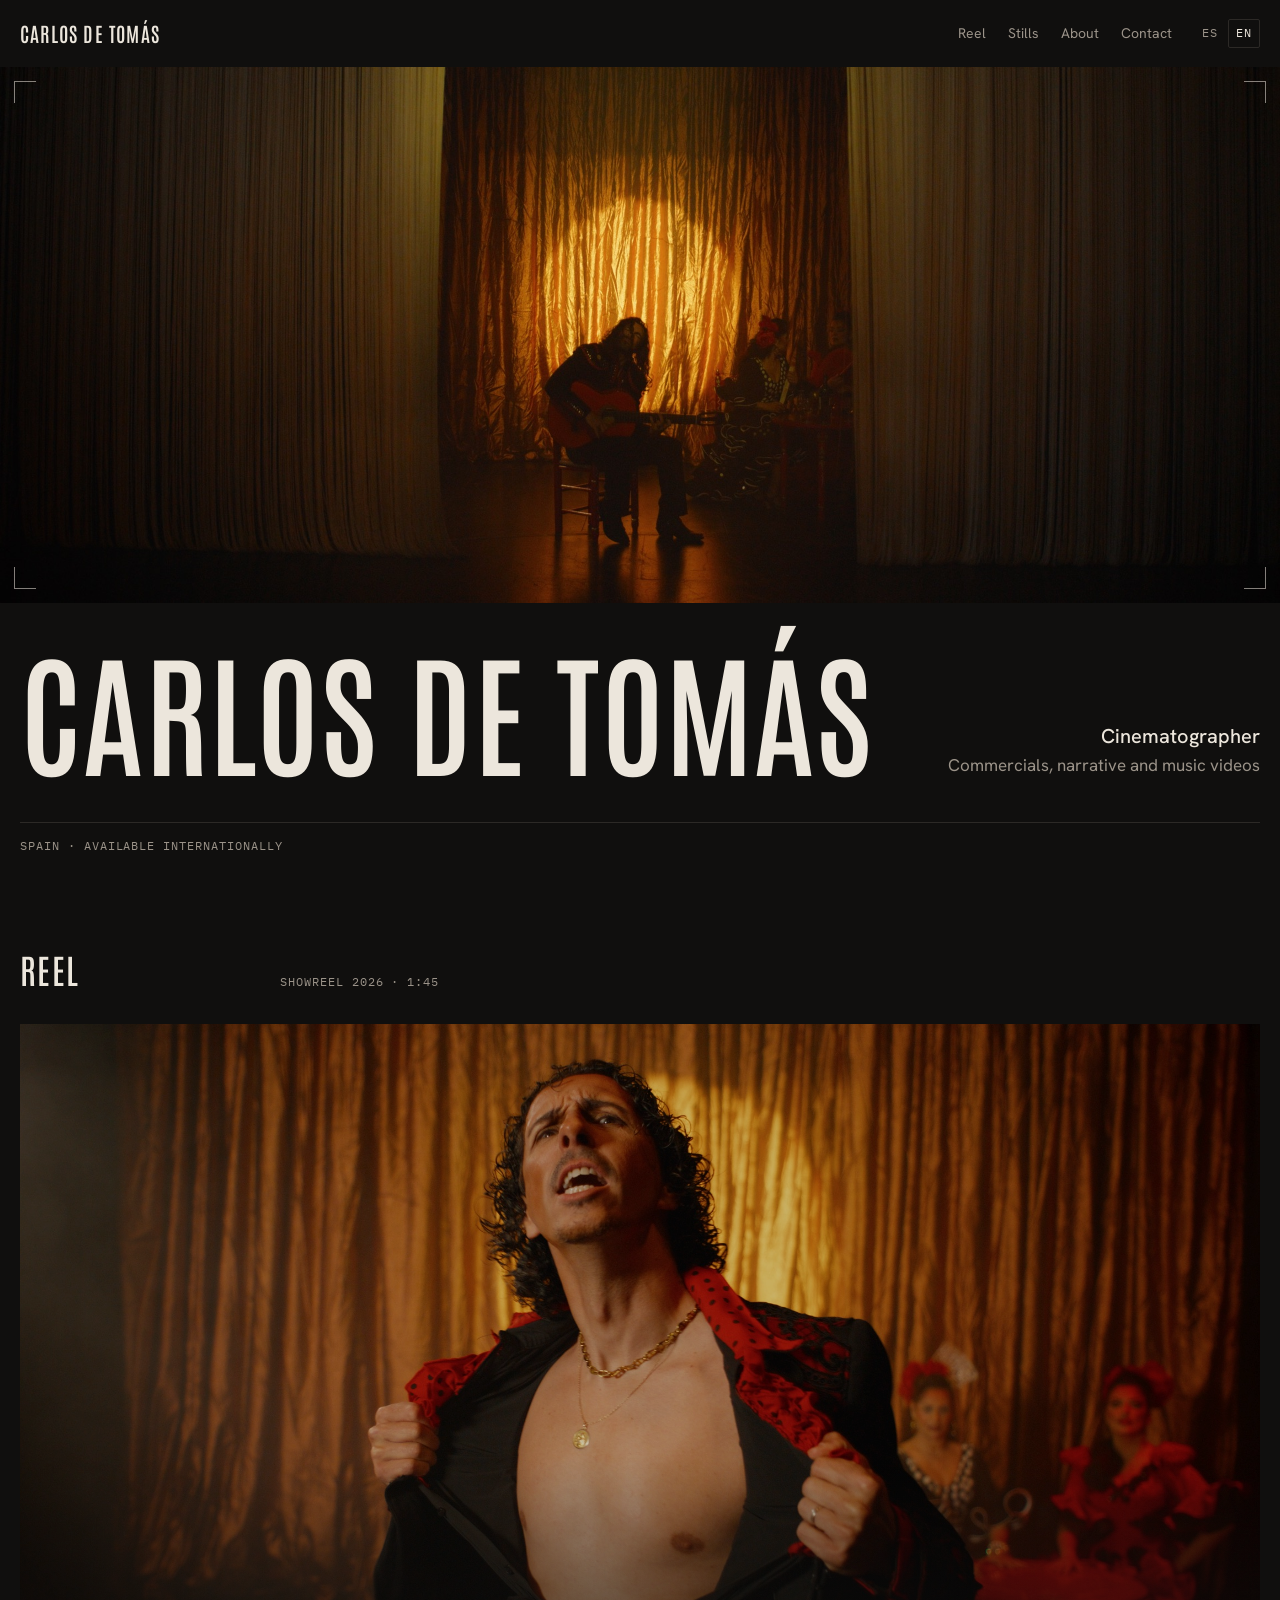
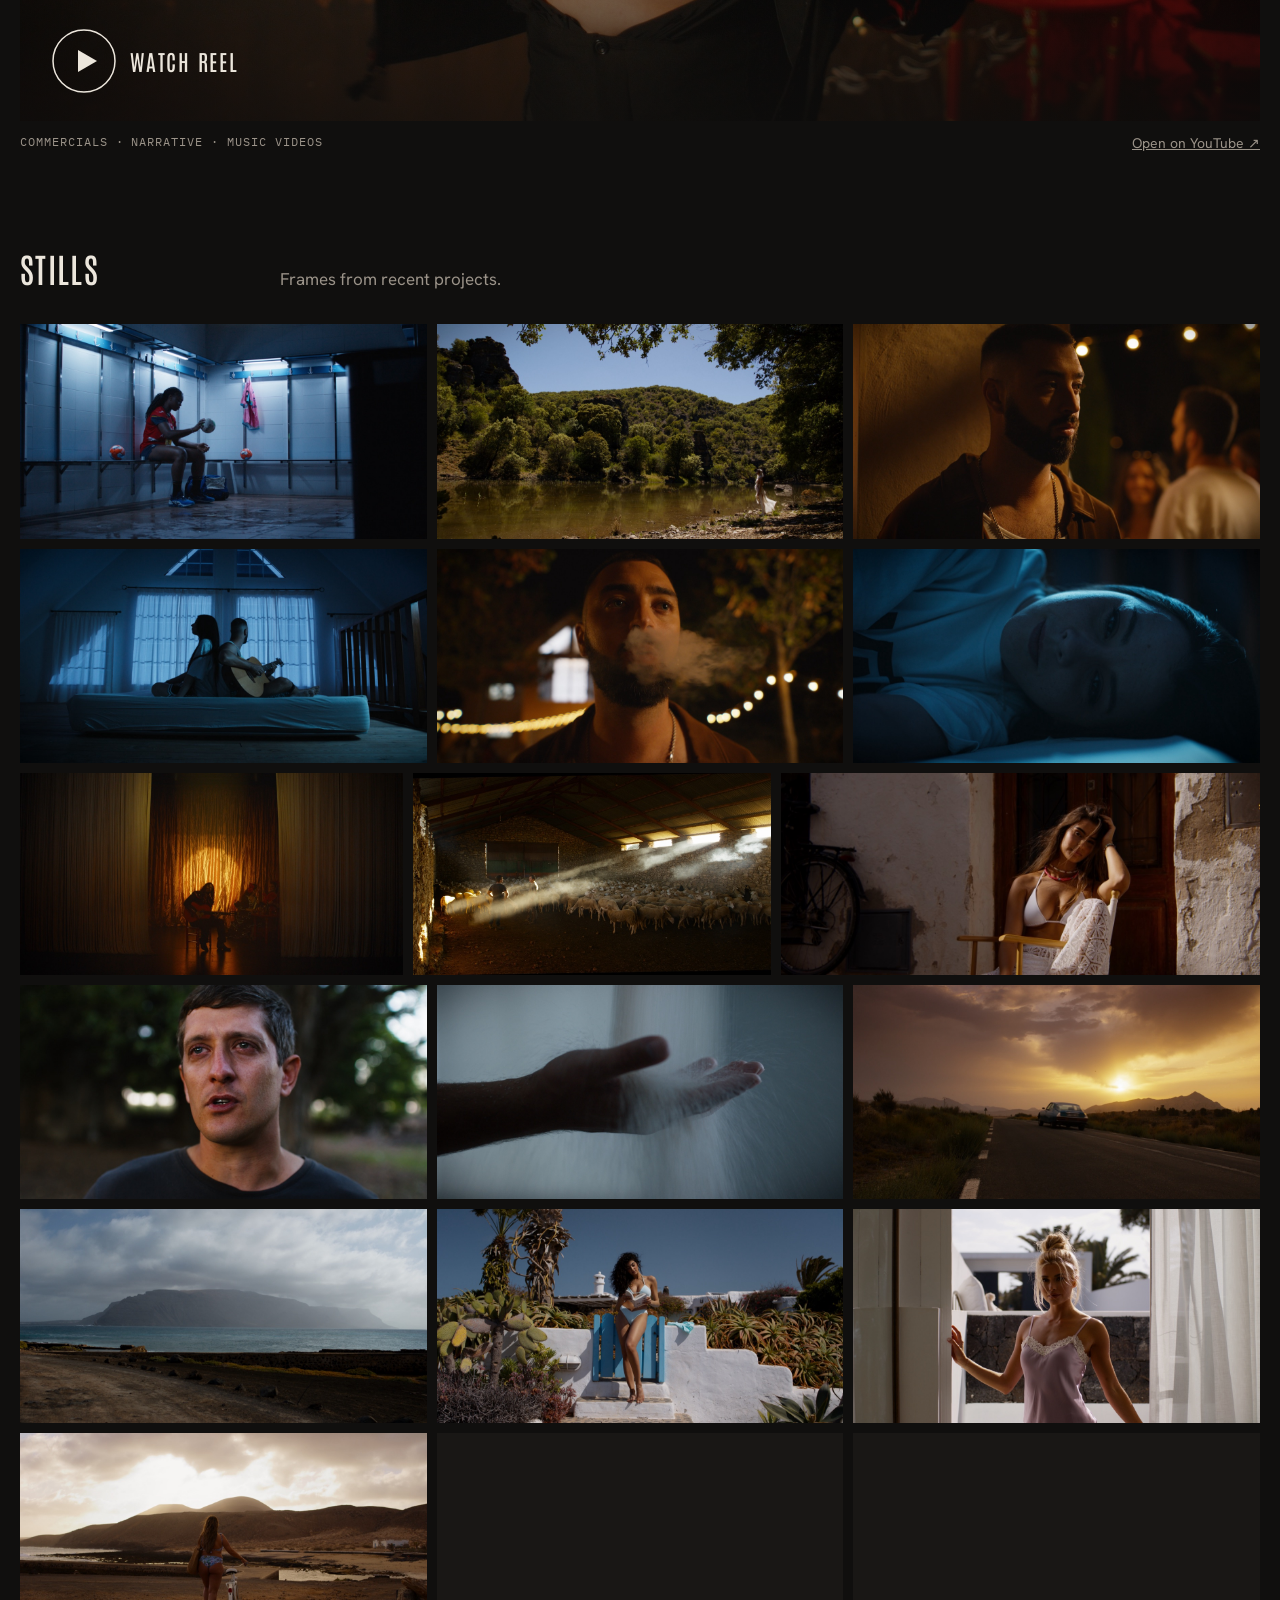
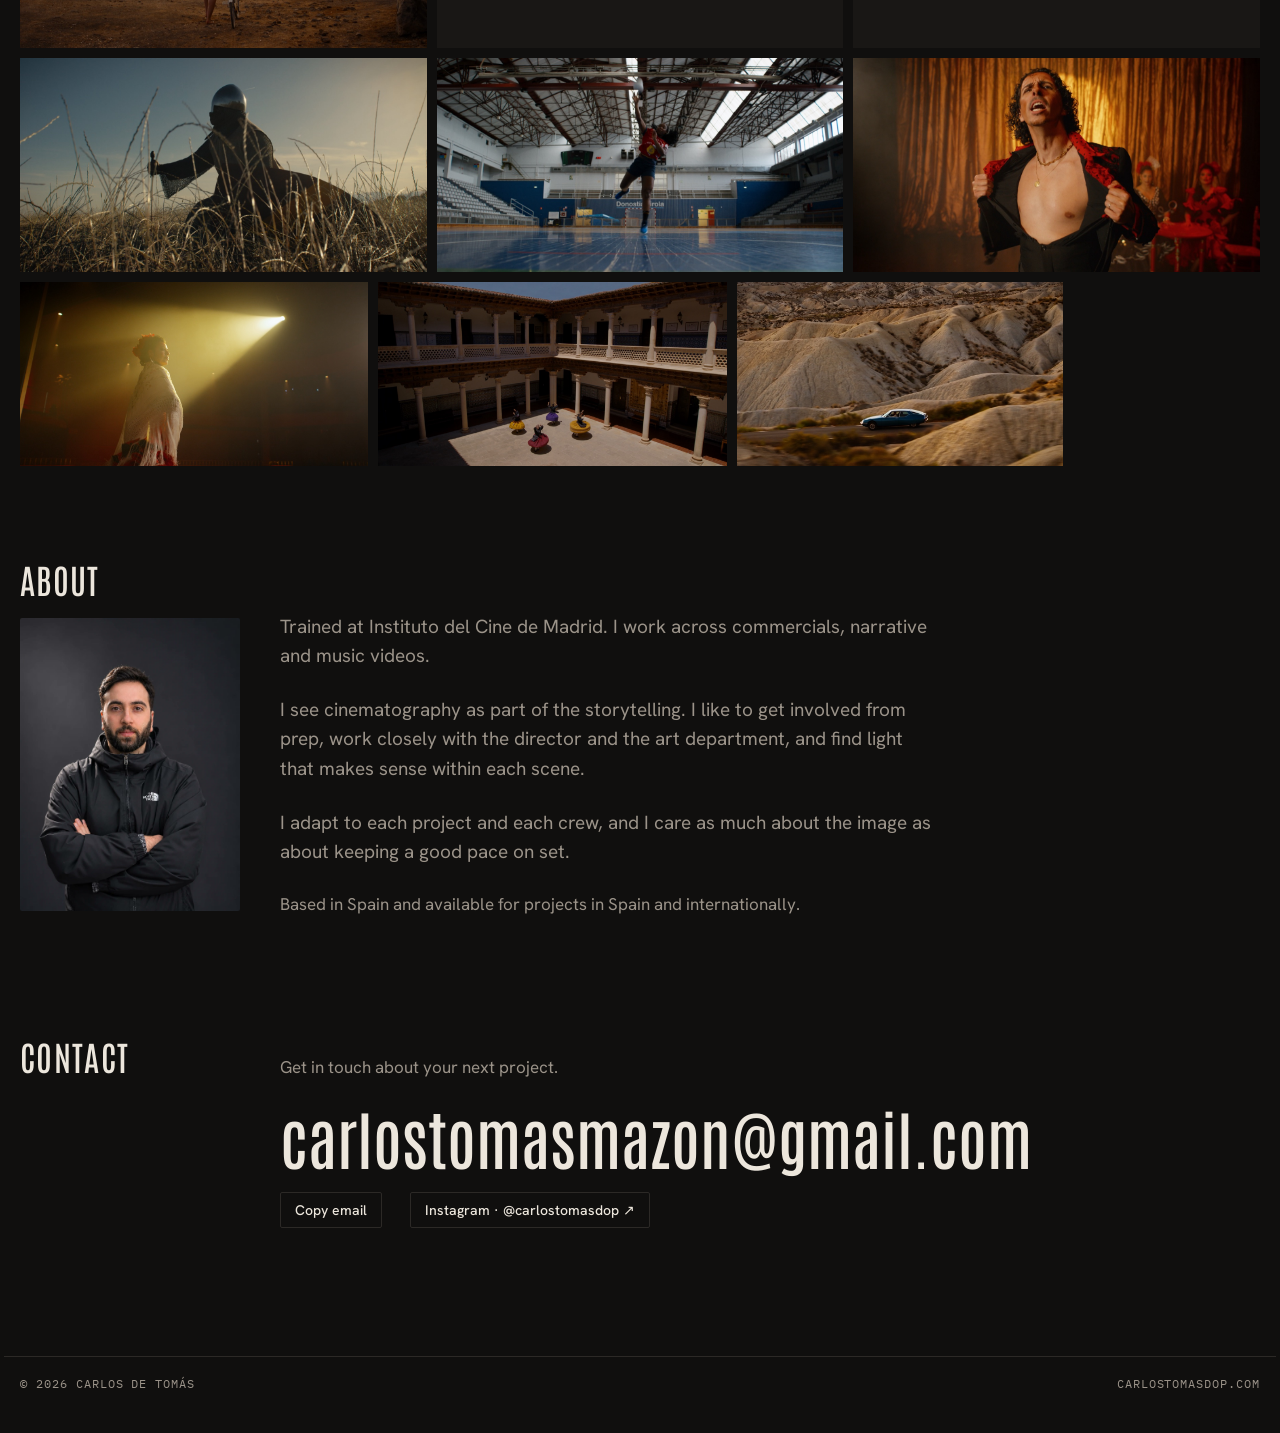
<file: index.html>
<!doctype html>
<html lang="es">
<head>
<meta charset="utf-8">
<meta name="viewport" content="width=device-width, initial-scale=1, viewport-fit=cover">
<title>Carlos de Tomás · Director de fotografía</title>
<meta name="description" content="Carlos de Tomás, director de fotografía en España. Publicidad, ficción y videoclip. Disponible para proyectos en España y en el extranjero.">
<link rel="canonical" href="https://carlostomasdop.com/">
<link rel="alternate" hreflang="es" href="https://carlostomasdop.com/">
<link rel="alternate" hreflang="en" href="https://carlostomasdop.com/en/">
<link rel="alternate" hreflang="x-default" href="https://carlostomasdop.com/">
<meta property="og:type" content="website">
<meta property="og:locale" content="es_ES">
<meta property="og:locale:alternate" content="en_GB">
<meta property="og:title" content="Carlos de Tomás · Director de fotografía">
<meta property="og:description" content="Publicidad, ficción y videoclip. Director de fotografía en España.">
<meta property="og:url" content="https://carlostomasdop.com/">
<meta property="og:image" content="https://carlostomasdop.com/assets/portada.jpg">
<meta name="twitter:card" content="summary_large_image">
<link rel="icon" href="data:image/svg+xml,%3Csvg xmlns='http://www.w3.org/2000/svg' viewBox='0 0 32 32'%3E%3Crect width='32' height='32' fill='%23100f0e'/%3E%3Cpath d='M5 11V5h6M21 5h6v6M27 21v6h-6M11 27H5v-6' fill='none' stroke='%23d9a35b' stroke-width='2'/%3E%3C/svg%3E">
<script>
// Visitantes cuyo navegador no está en español (o que eligieron EN antes) van a /en/. Los buscadores se quedan aquí.
(function () {
  try {
    if (/bot|crawl|spider|slurp|facebookexternalhit|whatsapp|preview/i.test(navigator.userAgent)) return;
    var saved = localStorage.getItem("lang");
    var browser = (navigator.language || "es").toLowerCase();
    if (saved === "en" || (!saved && browser.indexOf("es") !== 0)) location.replace("/en/" + location.hash);
  } catch (e) {}
})();
</script>
<link rel="preconnect" href="https://fonts.googleapis.com">
<link rel="preconnect" href="https://fonts.gstatic.com" crossorigin>
<link rel="stylesheet" href="https://fonts.googleapis.com/css2?family=Antonio:wght@500;600&family=Hanken+Grotesk:wght@400;500;600&family=IBM+Plex+Mono:wght@400;500&display=swap">
<link rel="stylesheet" href="/assets/site.css">
<script type="application/ld+json">
{
  "@context": "https://schema.org",
  "@type": "Person",
  "name": "Carlos de Tomás",
  "jobTitle": "Director de fotografía",
  "url": "https://carlostomasdop.com/",
  "image": "https://carlostomasdop.com/assets/carlos.jpg",
  "alumniOf": "Instituto del Cine de Madrid",
  "address": { "@type": "PostalAddress", "addressCountry": "ES" },
  "sameAs": ["https://www.instagram.com/carlostomasdop/", "https://www.youtube.com/watch?v=Uw_nsOB_RGY"]
}
</script>
</head>
<body>
<header class="wrap top">
  <a class="mark" href="#inicio">Carlos de Tomás</a>
  <nav class="nav" aria-label="Secciones">
    <a href="#reel">Reel</a>
    <a href="#fotogramas">Fotogramas</a>
    <a href="#sobre-mi">Sobre mí</a>
    <a href="#contacto">Contacto</a>
    <div class="lang" role="group" aria-label="Idioma / Language">
      <a href="/" hreflang="es" lang="es" aria-current="true">ES</a>
      <a href="/en/" hreflang="en" lang="en">EN</a>
    </div>
  </nav>
</header>

<main id="inicio">
  <section class="hero" aria-label="Carlos de Tomás">
    <div class="screen">
      <video id="loop" src="/assets/portada.mp4" poster="/assets/portada.jpg" autoplay muted loop playsinline preload="auto" aria-hidden="true"></video>
      <div class="framelines" aria-hidden="true"><i></i><i></i><i></i><i></i></div>
    </div>
    <div class="wrap">
      <div class="hero-meta">
        <h1 class="name">Carlos de Tomás</h1>
        <div class="role">
          <p class="title">Director de fotografía</p>
          <p class="sub">Publicidad, ficción y videoclip</p>
        </div>
      </div>
      <div class="spec label">
        <span>España · disponible internacionalmente</span>
      </div>
    </div>
  </section>

  <section class="block" id="reel">
    <div class="wrap">
      <div class="block-head">
        <h2>Reel</h2>
        <p class="label">Showreel 2026 · 1:45</p>
      </div>
      <a class="reel" id="reel-player" href="https://www.youtube.com/watch?v=Uw_nsOB_RGY" target="_blank" rel="noopener">
        <img src="/assets/f2109-1200.jpg" srcset="/assets/f2109-1200.jpg 1200w, /assets/f2109.jpg 2400w" sizes="(max-width: 1272px) 100vw, 1240px" alt="" width="2400" height="1265">
        <span class="play">
          <svg viewBox="0 0 64 64" aria-hidden="true"><circle cx="32" cy="32" r="31" fill="none" stroke="currentColor" stroke-width="1.5"/><path d="M26 21 L45 32 L26 43 Z" fill="currentColor"/></svg>
          <span>Ver reel</span>
        </span>
      </a>
      <div class="reel-foot">
        <span class="label">Publicidad · Ficción · Videoclip</span>
        <a href="https://www.youtube.com/watch?v=Uw_nsOB_RGY" target="_blank" rel="noopener">Abrir en YouTube ↗</a>
      </div>
    </div>
  </section>

  <section class="block" id="fotogramas">
    <div class="wrap">
      <div class="block-head">
        <h2>Fotogramas</h2>
        <p>Fotogramas de proyectos recientes.</p>
      </div>
      <div class="grid" id="grid">
        <figure class="still" style="--r:1.897" data-full="/assets/m0017.jpg">
          <button type="button"><img src="/assets/m0017-1200.jpg" srcset="/assets/m0017-1200.jpg 1200w, /assets/m0017.jpg 2400w" sizes="(max-width: 760px) 100vw, 50vw" width="2400" height="1265" loading="lazy" decoding="async" alt="Jugadora sentada en un vestuario con luz fría"></button>
        </figure>
        <figure class="still" style="--r:1.897" data-full="/assets/m0296.jpg">
          <button type="button"><img src="/assets/m0296-1200.jpg" srcset="/assets/m0296-1200.jpg 1200w, /assets/m0296.jpg 2400w" sizes="(max-width: 760px) 100vw, 50vw" width="2400" height="1265" loading="lazy" decoding="async" alt="Río entre colinas arboladas"></button>
        </figure>
        <figure class="still" style="--r:1.897" data-full="/assets/m0320.jpg">
          <button type="button"><img src="/assets/m0320-1200.jpg" srcset="/assets/m0320-1200.jpg 1200w, /assets/m0320.jpg 2400w" sizes="(max-width: 760px) 100vw, 50vw" width="2400" height="1265" loading="lazy" decoding="async" alt="Retrato nocturno con luces de fiesta"></button>
        </figure>
        <figure class="still" style="--r:1.897" data-full="/assets/m0382.jpg">
          <button type="button"><img src="/assets/m0382-1200.jpg" srcset="/assets/m0382-1200.jpg 1200w, /assets/m0382.jpg 2400w" sizes="(max-width: 760px) 100vw, 50vw" width="2400" height="1265" loading="lazy" decoding="async" alt="Pareja en una buhardilla con luz de luna"></button>
        </figure>
        <figure class="still" style="--r:1.897" data-full="/assets/m0429.jpg">
          <button type="button"><img src="/assets/m0429-1200.jpg" srcset="/assets/m0429-1200.jpg 1200w, /assets/m0429.jpg 2400w" sizes="(max-width: 760px) 100vw, 50vw" width="2400" height="1265" loading="lazy" decoding="async" alt="Hombre exhalando humo bajo luces de feria"></button>
        </figure>
        <figure class="still" style="--r:1.897" data-full="/assets/m0521.jpg">
          <button type="button"><img src="/assets/m0521-1200.jpg" srcset="/assets/m0521-1200.jpg 1200w, /assets/m0521.jpg 2400w" sizes="(max-width: 760px) 100vw, 50vw" width="2400" height="1265" loading="lazy" decoding="async" alt="Mujer dormida en luz azul nocturna"></button>
        </figure>
        <figure class="still" style="--r:1.897" data-full="/assets/m0582.jpg">
          <button type="button"><img src="/assets/m0582-1200.jpg" srcset="/assets/m0582-1200.jpg 1200w, /assets/m0582.jpg 2400w" sizes="(max-width: 760px) 100vw, 50vw" width="2400" height="1265" loading="lazy" decoding="async" alt="Músico a contraluz en un escenario entre cortinas"></button>
        </figure>
        <figure class="still" style="--r:1.778" data-full="/assets/m0633.jpg">
          <button type="button"><img src="/assets/m0633-1200.jpg" srcset="/assets/m0633-1200.jpg 1200w, /assets/m0633.jpg 2400w" sizes="(max-width: 760px) 100vw, 50vw" width="2400" height="1350" loading="lazy" decoding="async" alt="Rayos de luz en un establo con ovejas"></button>
        </figure>
        <figure class="still" style="--r:2.372" data-full="/assets/m0812.jpg">
          <button type="button"><img src="/assets/m0812-1200.jpg" srcset="/assets/m0812-1200.jpg 1200w, /assets/m0812.jpg 2400w" sizes="(max-width: 760px) 100vw, 50vw" width="2400" height="1012" loading="lazy" decoding="async" alt="Mujer en el portal de una casa de pueblo"></button>
        </figure>
        <figure class="still" style="--r:1.897" data-full="/assets/m0693.jpg">
          <button type="button"><img src="/assets/m0693-1200.jpg" srcset="/assets/m0693-1200.jpg 1200w, /assets/m0693.jpg 2400w" sizes="(max-width: 760px) 100vw, 50vw" width="2400" height="1265" loading="lazy" decoding="async" alt="Primer plano de un hombre al atardecer"></button>
        </figure>
        <figure class="still" style="--r:1.897" data-full="/assets/m0919.jpg">
          <button type="button"><img src="/assets/m0919-1200.jpg" srcset="/assets/m0919-1200.jpg 1200w, /assets/m0919.jpg 2400w" sizes="(max-width: 760px) 100vw, 50vw" width="2400" height="1265" loading="lazy" decoding="async" alt="Arena cayendo de una mano"></button>
        </figure>
        <figure class="still" style="--r:1.897" data-full="/assets/m0976.jpg">
          <button type="button"><img src="/assets/m0976-1200.jpg" srcset="/assets/m0976-1200.jpg 1200w, /assets/m0976.jpg 2400w" sizes="(max-width: 760px) 100vw, 50vw" width="2400" height="1265" loading="lazy" decoding="async" alt="Coche en una carretera al atardecer"></button>
        </figure>
        <figure class="still" style="--r:1.897" data-full="/assets/m1215.jpg">
          <button type="button"><img src="/assets/m1215-1200.jpg" srcset="/assets/m1215-1200.jpg 1200w, /assets/m1215.jpg 2400w" sizes="(max-width: 760px) 100vw, 50vw" width="2400" height="1265" loading="lazy" decoding="async" alt="Isla bajo un cielo nublado"></button>
        </figure>
        <figure class="still" style="--r:1.897" data-full="/assets/m1267.jpg">
          <button type="button"><img src="/assets/m1267-1200.jpg" srcset="/assets/m1267-1200.jpg 1200w, /assets/m1267.jpg 2400w" sizes="(max-width: 760px) 100vw, 50vw" width="2400" height="1265" loading="lazy" decoding="async" alt="Mujer junto a una verja azul entre cactus"></button>
        </figure>
        <figure class="still" style="--r:1.897" data-full="/assets/m1378.jpg">
          <button type="button"><img src="/assets/m1378-1200.jpg" srcset="/assets/m1378-1200.jpg 1200w, /assets/m1378.jpg 2400w" sizes="(max-width: 760px) 100vw, 50vw" width="2400" height="1265" loading="lazy" decoding="async" alt="Mujer en la puerta de una casa blanca"></button>
        </figure>
        <figure class="still" style="--r:1.897" data-full="/assets/m1508.jpg">
          <button type="button"><img src="/assets/m1508-1200.jpg" srcset="/assets/m1508-1200.jpg 1200w, /assets/m1508.jpg 2400w" sizes="(max-width: 760px) 100vw, 50vw" width="2400" height="1265" loading="lazy" decoding="async" alt="Mujer con bicicleta al atardecer"></button>
        </figure>
        <figure class="still" style="--r:1.897" data-full="/assets/m1588.jpg">
          <button type="button"><img src="/assets/m1588-1200.jpg" srcset="/assets/m1588-1200.jpg 1200w, /assets/m1588.jpg 2400w" sizes="(max-width: 760px) 100vw, 50vw" width="2400" height="1265" loading="lazy" decoding="async" alt="Manos vendándose los dedos"></button>
        </figure>
        <figure class="still" style="--r:1.897" data-full="/assets/m1773.jpg">
          <button type="button"><img src="/assets/m1773-1200.jpg" srcset="/assets/m1773-1200.jpg 1200w, /assets/m1773.jpg 2400w" sizes="(max-width: 760px) 100vw, 50vw" width="2400" height="1265" loading="lazy" decoding="async" alt="Caballero empuñando una espada"></button>
        </figure>
        <figure class="still" style="--r:1.897" data-full="/assets/m1837.jpg">
          <button type="button"><img src="/assets/m1837-1200.jpg" srcset="/assets/m1837-1200.jpg 1200w, /assets/m1837.jpg 2400w" sizes="(max-width: 760px) 100vw, 50vw" width="2400" height="1265" loading="lazy" decoding="async" alt="Caballero en un campo de hierba alta"></button>
        </figure>
        <figure class="still" style="--r:1.897" data-full="/assets/m2007.jpg">
          <button type="button"><img src="/assets/m2007-1200.jpg" srcset="/assets/m2007-1200.jpg 1200w, /assets/m2007.jpg 2400w" sizes="(max-width: 760px) 100vw, 50vw" width="2400" height="1265" loading="lazy" decoding="async" alt="Jugadora saltando en un pabellón"></button>
        </figure>
        <figure class="still" style="--r:1.897" data-full="/assets/m2107.jpg">
          <button type="button"><img src="/assets/m2107-1200.jpg" srcset="/assets/m2107-1200.jpg 1200w, /assets/m2107.jpg 2400w" sizes="(max-width: 760px) 100vw, 50vw" width="2400" height="1265" loading="lazy" decoding="async" alt="Cantante abriéndose la camisa en un cabaret"></button>
        </figure>
        <figure class="still" style="--r:1.897" data-full="/assets/m2175.jpg">
          <button type="button"><img src="/assets/m2175-1200.jpg" srcset="/assets/m2175-1200.jpg 1200w, /assets/m2175.jpg 2400w" sizes="(max-width: 760px) 100vw, 50vw" width="2400" height="1265" loading="lazy" decoding="async" alt="Bailaora a contraluz bajo un foco"></button>
        </figure>
        <figure class="still" style="--r:1.897" data-full="/assets/m2210.jpg">
          <button type="button"><img src="/assets/m2210-1200.jpg" srcset="/assets/m2210-1200.jpg 1200w, /assets/m2210.jpg 2400w" sizes="(max-width: 760px) 100vw, 50vw" width="2400" height="1265" loading="lazy" decoding="async" alt="Patio con bailaoras visto desde arriba"></button>
        </figure>
        <figure class="still" style="--r:1.778" data-full="/assets/m2267.jpg">
          <button type="button"><img src="/assets/m2267-1200.jpg" srcset="/assets/m2267-1200.jpg 1200w, /assets/m2267.jpg 2400w" sizes="(max-width: 760px) 100vw, 50vw" width="2400" height="1350" loading="lazy" decoding="async" alt="Coche entre cárcavas, plano aéreo"></button>
        </figure>
      </div>
    </div>
  </section>

  <section class="block" id="sobre-mi">
    <div class="wrap">
      <div class="block-head about">
        <h2>Sobre mí</h2>
        <img class="portrait" src="/assets/carlos.jpg" alt="Carlos de Tomás" width="1086" height="1448" loading="lazy">
        <div class="about-text">
          <p>Formado en el Instituto del Cine de Madrid. Trabajo en publicidad, ficción y videoclip.</p>
          <p>Entiendo la fotografía como una parte más de la historia. Me gusta implicarme desde la preparación, trabajar de cerca con dirección y con el equipo de arte, y buscar una luz que tenga sentido dentro de cada escena.</p>
          <p>Me adapto a cada proyecto y a cada equipo, y cuido tanto la imagen como el ritmo de trabajo en el set.</p>
          <p class="muted">Trabajo desde España y estoy disponible para proyectos aquí y en el extranjero.</p>
        </div>
      </div>
    </div>
  </section>

  <section class="block" id="contacto">
    <div class="wrap">
      <div class="block-head">
        <h2>Contacto</h2>
        <div class="contact">
          <p class="muted">Escríbeme para hablar de tu próximo proyecto.</p>
          <a class="email" id="email" href="#contacto" data-user="carlostomasmazon" data-domain="gmail.com">carlostomasmazon [arroba] gmail.com</a>
          <div class="contact-row">
            <button type="button" class="btn" id="copy">Copiar email</button>
            <a class="btn" href="https://www.instagram.com/carlostomasdop/" target="_blank" rel="noopener">Instagram · @carlostomasdop ↗</a>
          </div>
        </div>
      </div>
    </div>
  </section>
</main>

<footer>
  <div class="wrap label">
    <span>© 2026 Carlos de Tomás</span>
    <span>carlostomasdop.com</span>
  </div>
</footer>

<div class="lightbox" id="lightbox" hidden role="dialog" aria-modal="true" aria-label="Fotograma">
  <div class="lb-bar">
    <span class="label" id="lb-info"></span>
    <button type="button" class="lb-btn" id="lb-close">Cerrar</button>
  </div>
  <div class="lb-stage"><img id="lb-img" alt=""></div>
  <div class="lb-nav">
    <button type="button" class="lb-btn" id="lb-prev">← Anterior</button>
    <button type="button" class="lb-btn" id="lb-next">Siguiente →</button>
  </div>
</div>

<script src="/assets/site.js" defer></script>
</body>
</html>
</file>
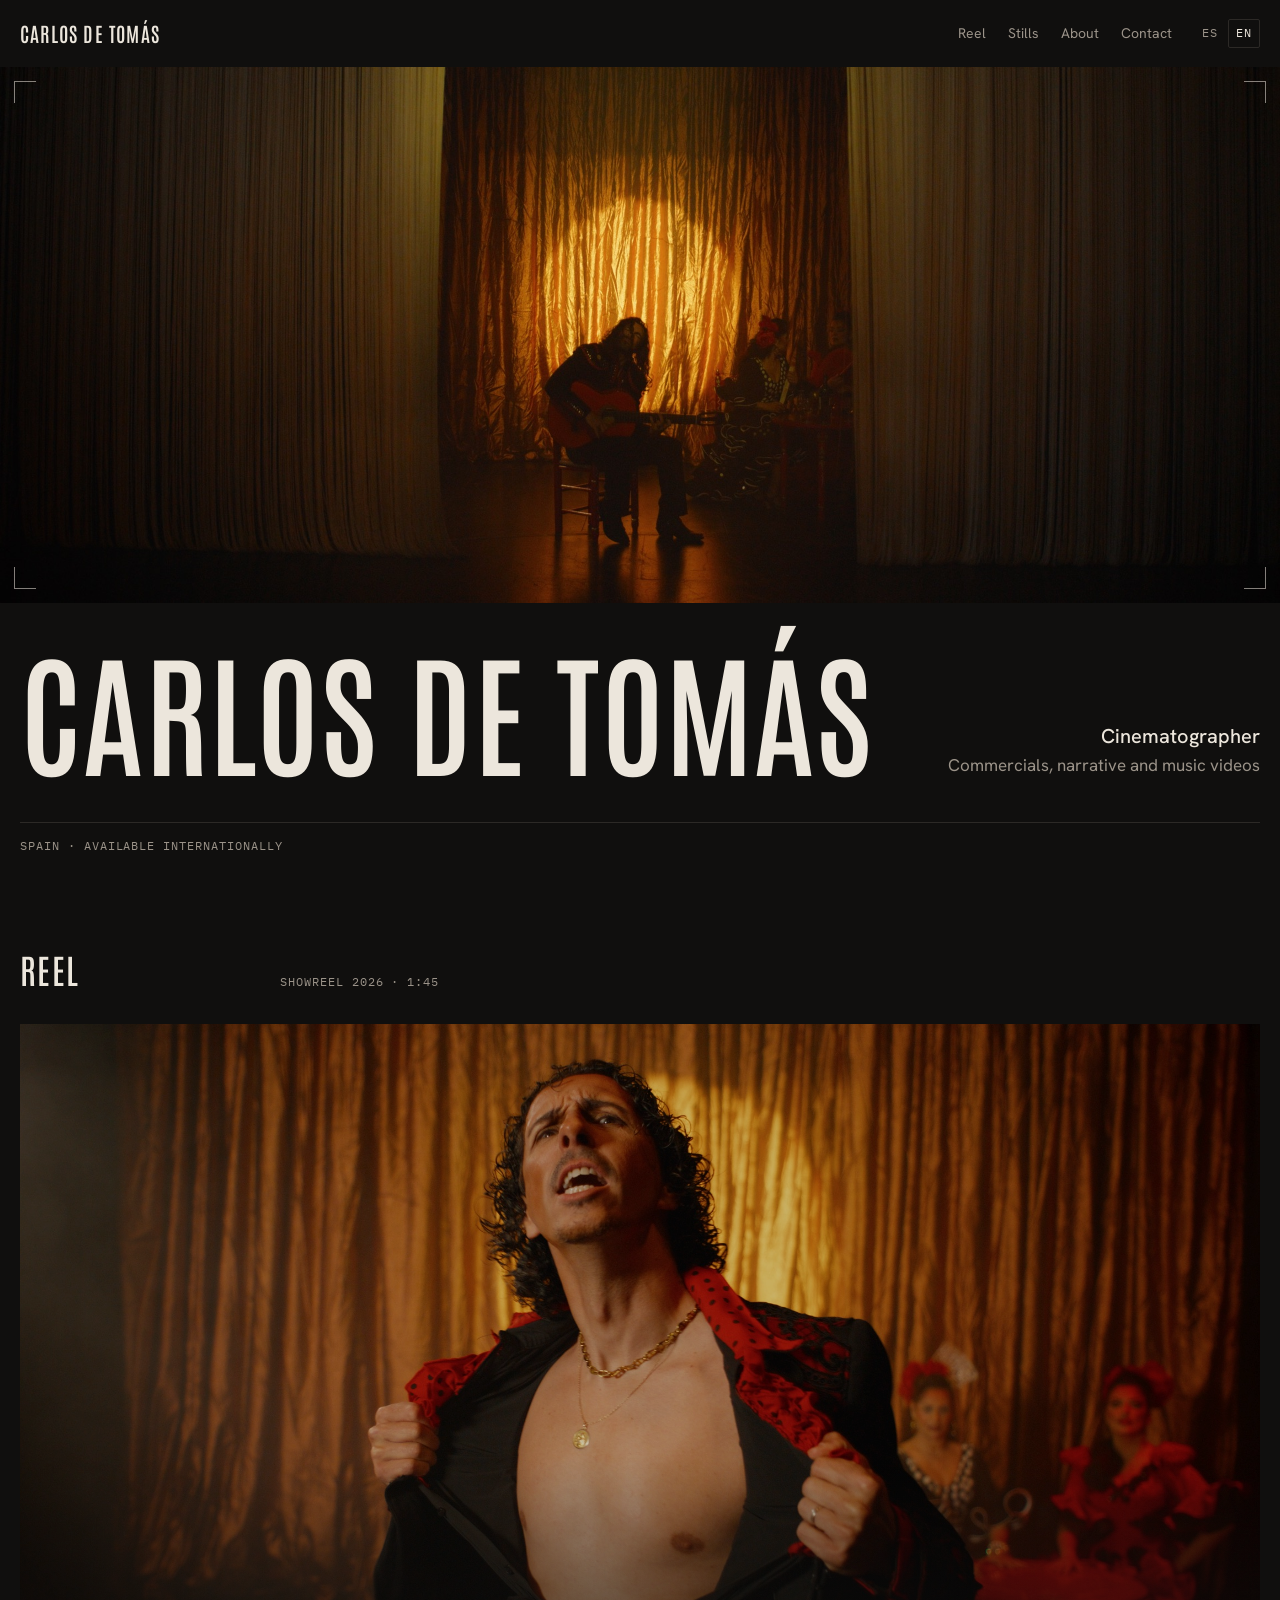
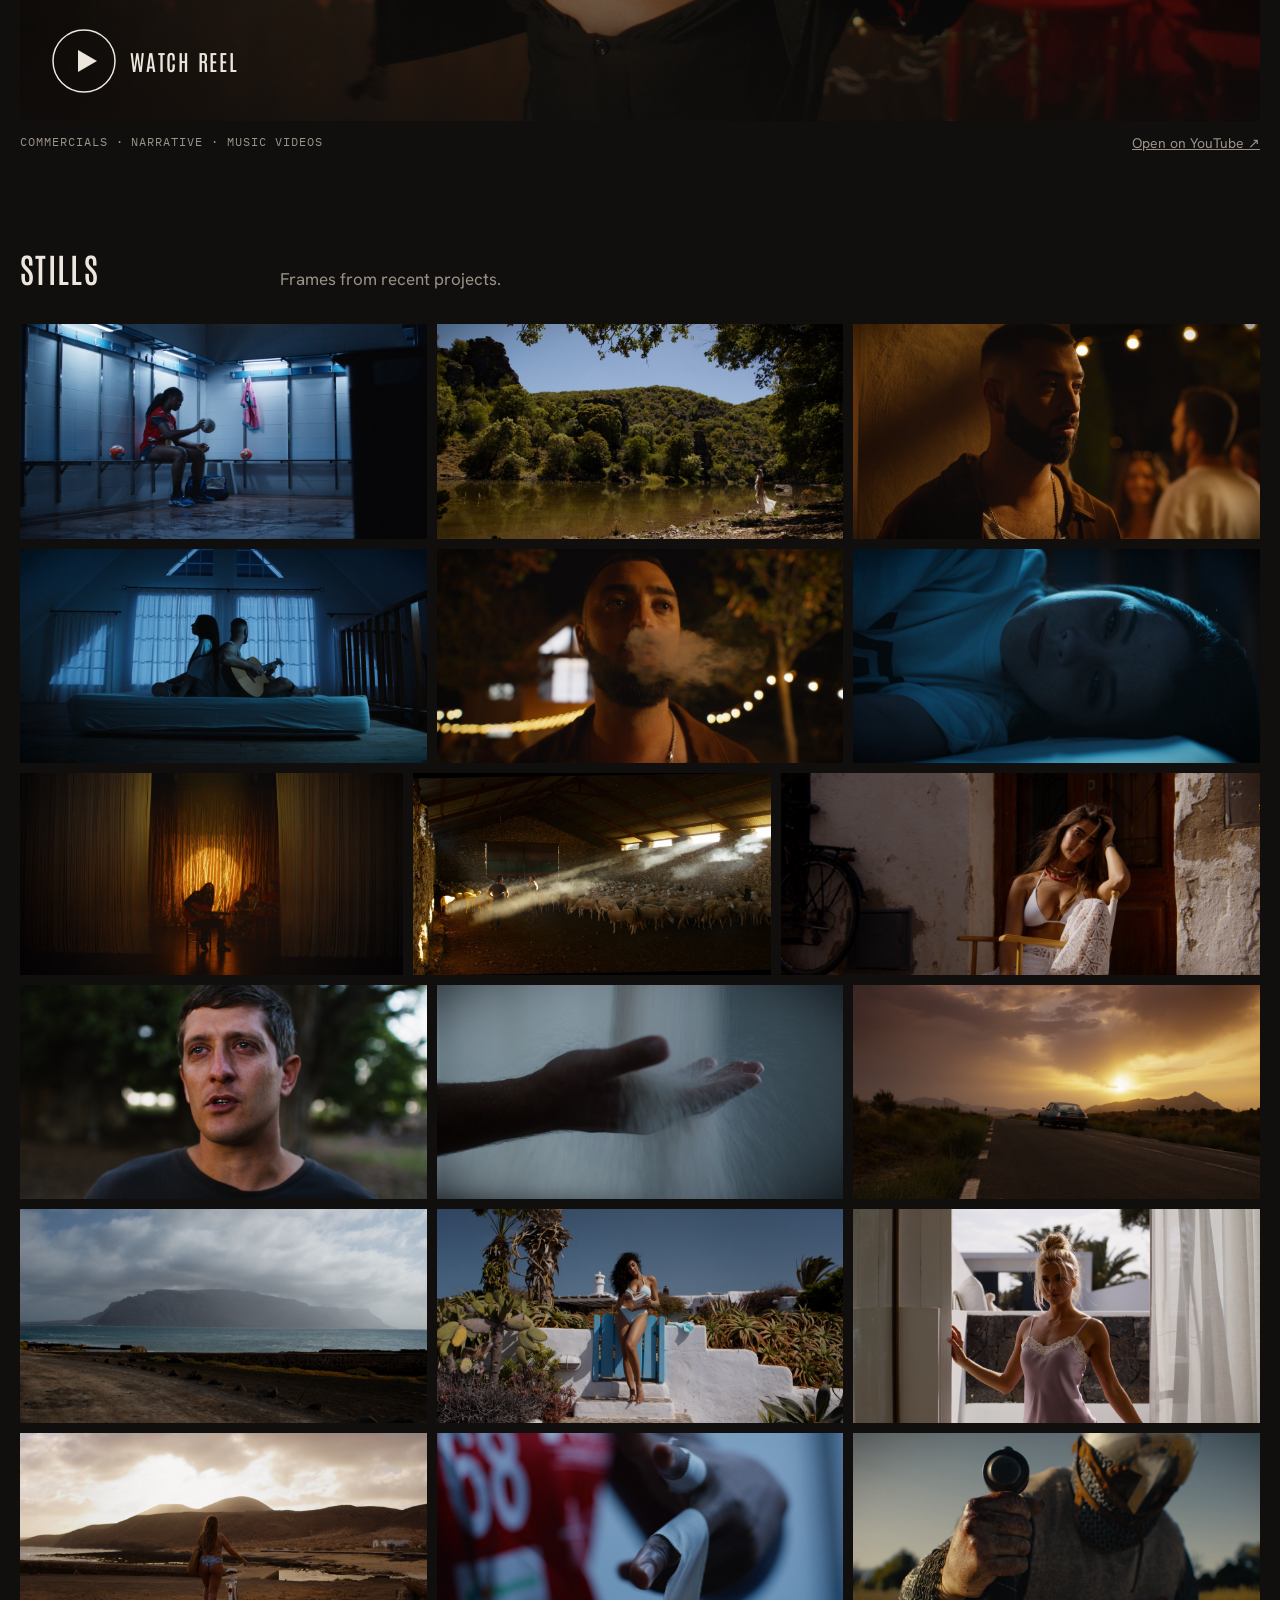
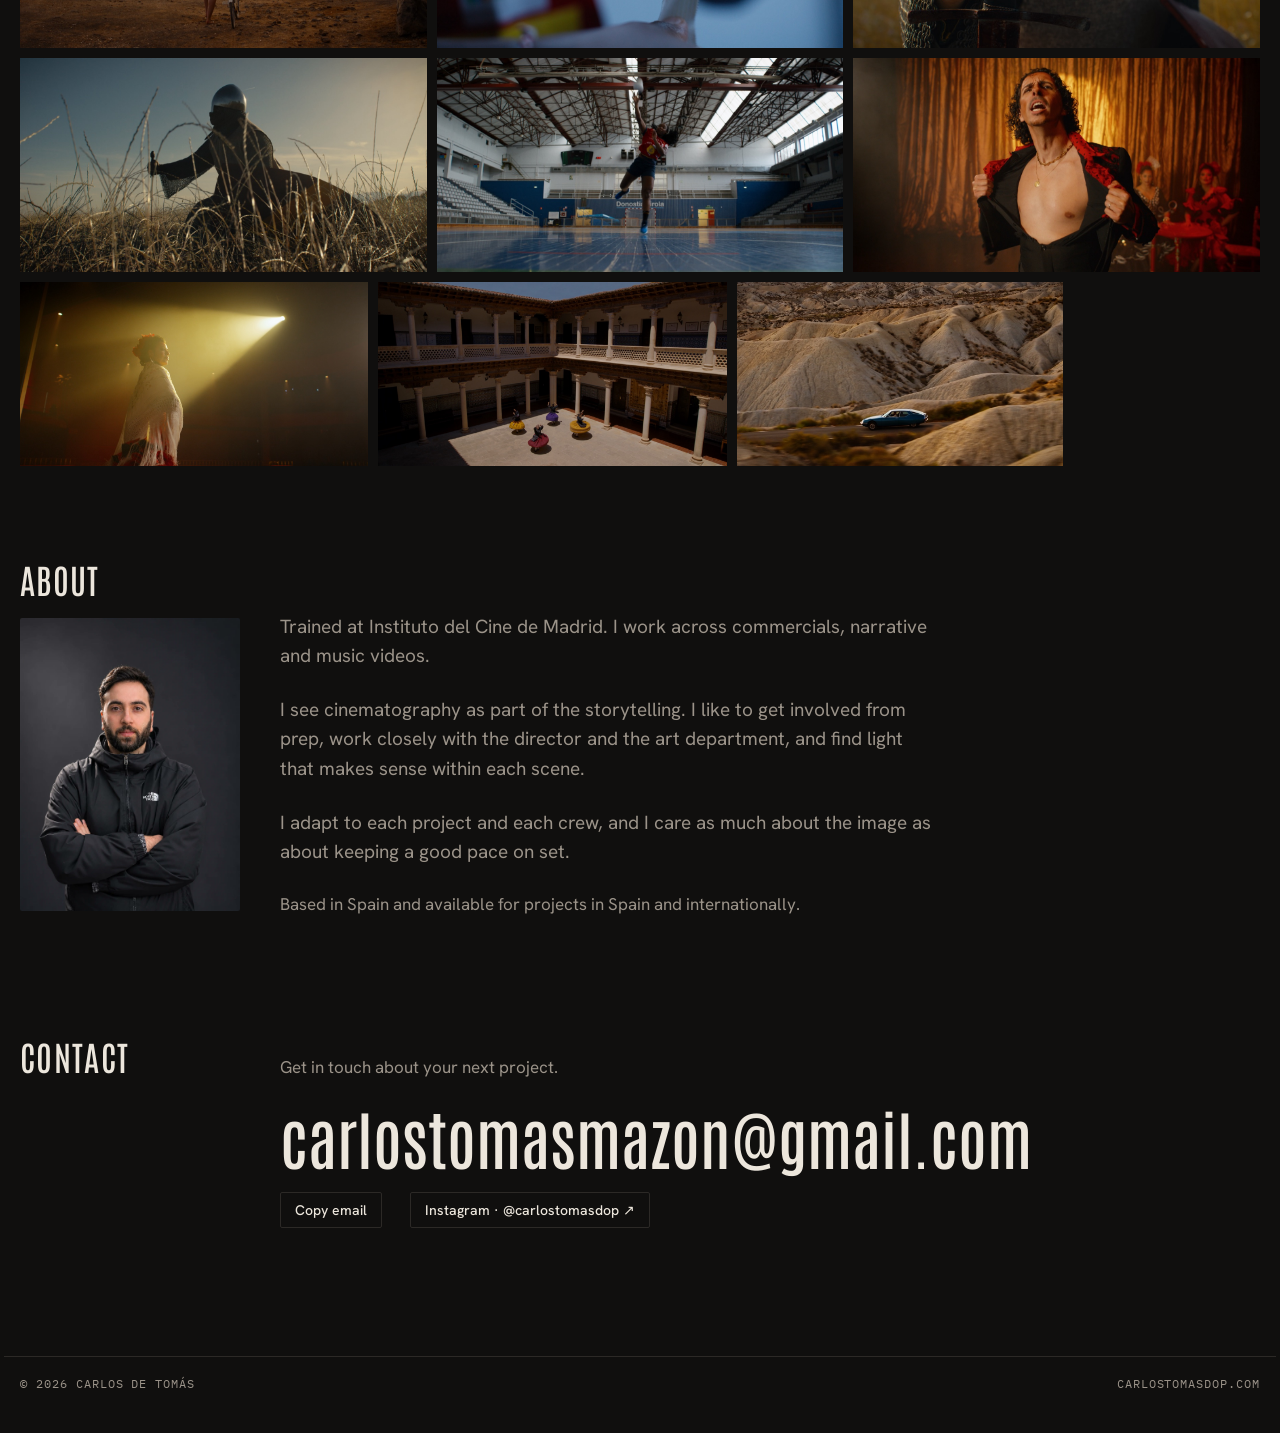
<file: en/index.html>
<!doctype html>
<html lang="en">
<head>
<meta charset="utf-8">
<meta name="viewport" content="width=device-width, initial-scale=1, viewport-fit=cover">
<title>Carlos de Tomás · Cinematographer</title>
<meta name="description" content="Carlos de Tomás, cinematographer based in Spain. Commercials, narrative and music videos. Available for projects in Spain and internationally.">
<link rel="canonical" href="https://carlostomasdop.com/en/">
<link rel="alternate" hreflang="es" href="https://carlostomasdop.com/">
<link rel="alternate" hreflang="en" href="https://carlostomasdop.com/en/">
<link rel="alternate" hreflang="x-default" href="https://carlostomasdop.com/">
<meta property="og:type" content="website">
<meta property="og:locale" content="en_GB">
<meta property="og:locale:alternate" content="es_ES">
<meta property="og:title" content="Carlos de Tomás · Cinematographer">
<meta property="og:description" content="Commercials, narrative and music videos. Cinematographer based in Spain.">
<meta property="og:url" content="https://carlostomasdop.com/en/">
<meta property="og:image" content="https://carlostomasdop.com/assets/portada.jpg">
<meta name="twitter:card" content="summary_large_image">
<link rel="icon" href="data:image/svg+xml,%3Csvg xmlns='http://www.w3.org/2000/svg' viewBox='0 0 32 32'%3E%3Crect width='32' height='32' fill='%23100f0e'/%3E%3Cpath d='M5 11V5h6M21 5h6v6M27 21v6h-6M11 27H5v-6' fill='none' stroke='%23d9a35b' stroke-width='2'/%3E%3C/svg%3E">
<link rel="preconnect" href="https://fonts.googleapis.com">
<link rel="preconnect" href="https://fonts.gstatic.com" crossorigin>
<link rel="stylesheet" href="https://fonts.googleapis.com/css2?family=Antonio:wght@500;600&family=Hanken+Grotesk:wght@400;500;600&family=IBM+Plex+Mono:wght@400;500&display=swap">
<link rel="stylesheet" href="/assets/site.css">
<script type="application/ld+json">
{
  "@context": "https://schema.org",
  "@type": "Person",
  "name": "Carlos de Tomás",
  "jobTitle": "Cinematographer",
  "url": "https://carlostomasdop.com/en/",
  "image": "https://carlostomasdop.com/assets/carlos.jpg",
  "alumniOf": "Instituto del Cine de Madrid",
  "address": { "@type": "PostalAddress", "addressCountry": "ES" },
  "sameAs": ["https://www.instagram.com/carlostomasdop/", "https://www.youtube.com/watch?v=Uw_nsOB_RGY"]
}
</script>
</head>
<body>
<header class="wrap top">
  <a class="mark" href="#home">Carlos de Tomás</a>
  <nav class="nav" aria-label="Sections">
    <a href="#reel">Reel</a>
    <a href="#stills">Stills</a>
    <a href="#about">About</a>
    <a href="#contact">Contact</a>
    <div class="lang" role="group" aria-label="Idioma / Language">
      <a href="/" hreflang="es" lang="es">ES</a>
      <a href="/en/" hreflang="en" lang="en" aria-current="true">EN</a>
    </div>
  </nav>
</header>

<main id="home">
  <section class="hero" aria-label="Carlos de Tomás">
    <div class="screen">
      <video id="loop" src="/assets/portada.mp4" poster="/assets/portada.jpg" autoplay muted loop playsinline preload="auto" aria-hidden="true"></video>
      <div class="framelines" aria-hidden="true"><i></i><i></i><i></i><i></i></div>
    </div>
    <div class="wrap">
      <div class="hero-meta">
        <h1 class="name">Carlos de Tomás</h1>
        <div class="role">
          <p class="title">Cinematographer</p>
          <p class="sub">Commercials, narrative and music videos</p>
        </div>
      </div>
      <div class="spec label">
        <span>Spain · available internationally</span>
      </div>
    </div>
  </section>

  <section class="block" id="reel">
    <div class="wrap">
      <div class="block-head">
        <h2>Reel</h2>
        <p class="label">Showreel 2026 · 1:45</p>
      </div>
      <a class="reel" id="reel-player" href="https://www.youtube.com/watch?v=Uw_nsOB_RGY" target="_blank" rel="noopener">
        <img src="/assets/f2109-1200.jpg" srcset="/assets/f2109-1200.jpg 1200w, /assets/f2109.jpg 2400w" sizes="(max-width: 1272px) 100vw, 1240px" alt="" width="2400" height="1265">
        <span class="play">
          <svg viewBox="0 0 64 64" aria-hidden="true"><circle cx="32" cy="32" r="31" fill="none" stroke="currentColor" stroke-width="1.5"/><path d="M26 21 L45 32 L26 43 Z" fill="currentColor"/></svg>
          <span>Watch reel</span>
        </span>
      </a>
      <div class="reel-foot">
        <span class="label">Commercials · Narrative · Music videos</span>
        <a href="https://www.youtube.com/watch?v=Uw_nsOB_RGY" target="_blank" rel="noopener">Open on YouTube ↗</a>
      </div>
    </div>
  </section>

  <section class="block" id="stills">
    <div class="wrap">
      <div class="block-head">
        <h2>Stills</h2>
        <p>Frames from recent projects.</p>
      </div>
      <div class="grid" id="grid">
        <figure class="still" style="--r:1.897" data-full="/assets/m0017.jpg">
          <button type="button"><img src="/assets/m0017-1200.jpg" srcset="/assets/m0017-1200.jpg 1200w, /assets/m0017.jpg 2400w" sizes="(max-width: 760px) 100vw, 50vw" width="2400" height="1265" loading="lazy" decoding="async" alt="Player sitting in a locker room under cold light"></button>
        </figure>
        <figure class="still" style="--r:1.897" data-full="/assets/m0296.jpg">
          <button type="button"><img src="/assets/m0296-1200.jpg" srcset="/assets/m0296-1200.jpg 1200w, /assets/m0296.jpg 2400w" sizes="(max-width: 760px) 100vw, 50vw" width="2400" height="1265" loading="lazy" decoding="async" alt="River among wooded hills"></button>
        </figure>
        <figure class="still" style="--r:1.897" data-full="/assets/m0320.jpg">
          <button type="button"><img src="/assets/m0320-1200.jpg" srcset="/assets/m0320-1200.jpg 1200w, /assets/m0320.jpg 2400w" sizes="(max-width: 760px) 100vw, 50vw" width="2400" height="1265" loading="lazy" decoding="async" alt="Night portrait with party lights"></button>
        </figure>
        <figure class="still" style="--r:1.897" data-full="/assets/m0382.jpg">
          <button type="button"><img src="/assets/m0382-1200.jpg" srcset="/assets/m0382-1200.jpg 1200w, /assets/m0382.jpg 2400w" sizes="(max-width: 760px) 100vw, 50vw" width="2400" height="1265" loading="lazy" decoding="async" alt="Couple in an attic room in moonlight"></button>
        </figure>
        <figure class="still" style="--r:1.897" data-full="/assets/m0429.jpg">
          <button type="button"><img src="/assets/m0429-1200.jpg" srcset="/assets/m0429-1200.jpg 1200w, /assets/m0429.jpg 2400w" sizes="(max-width: 760px) 100vw, 50vw" width="2400" height="1265" loading="lazy" decoding="async" alt="Man exhaling smoke under string lights"></button>
        </figure>
        <figure class="still" style="--r:1.897" data-full="/assets/m0521.jpg">
          <button type="button"><img src="/assets/m0521-1200.jpg" srcset="/assets/m0521-1200.jpg 1200w, /assets/m0521.jpg 2400w" sizes="(max-width: 760px) 100vw, 50vw" width="2400" height="1265" loading="lazy" decoding="async" alt="Woman asleep in blue night light"></button>
        </figure>
        <figure class="still" style="--r:1.897" data-full="/assets/m0582.jpg">
          <button type="button"><img src="/assets/m0582-1200.jpg" srcset="/assets/m0582-1200.jpg 1200w, /assets/m0582.jpg 2400w" sizes="(max-width: 760px) 100vw, 50vw" width="2400" height="1265" loading="lazy" decoding="async" alt="Musician backlit on stage between curtains"></button>
        </figure>
        <figure class="still" style="--r:1.778" data-full="/assets/m0633.jpg">
          <button type="button"><img src="/assets/m0633-1200.jpg" srcset="/assets/m0633-1200.jpg 1200w, /assets/m0633.jpg 2400w" sizes="(max-width: 760px) 100vw, 50vw" width="2400" height="1350" loading="lazy" decoding="async" alt="Shafts of light in a sheep barn"></button>
        </figure>
        <figure class="still" style="--r:2.372" data-full="/assets/m0812.jpg">
          <button type="button"><img src="/assets/m0812-1200.jpg" srcset="/assets/m0812-1200.jpg 1200w, /assets/m0812.jpg 2400w" sizes="(max-width: 760px) 100vw, 50vw" width="2400" height="1012" loading="lazy" decoding="async" alt="Woman in a village doorway"></button>
        </figure>
        <figure class="still" style="--r:1.897" data-full="/assets/m0693.jpg">
          <button type="button"><img src="/assets/m0693-1200.jpg" srcset="/assets/m0693-1200.jpg 1200w, /assets/m0693.jpg 2400w" sizes="(max-width: 760px) 100vw, 50vw" width="2400" height="1265" loading="lazy" decoding="async" alt="Close-up of a man at dusk"></button>
        </figure>
        <figure class="still" style="--r:1.897" data-full="/assets/m0919.jpg">
          <button type="button"><img src="/assets/m0919-1200.jpg" srcset="/assets/m0919-1200.jpg 1200w, /assets/m0919.jpg 2400w" sizes="(max-width: 760px) 100vw, 50vw" width="2400" height="1265" loading="lazy" decoding="async" alt="Sand falling from a hand"></button>
        </figure>
        <figure class="still" style="--r:1.897" data-full="/assets/m0976.jpg">
          <button type="button"><img src="/assets/m0976-1200.jpg" srcset="/assets/m0976-1200.jpg 1200w, /assets/m0976.jpg 2400w" sizes="(max-width: 760px) 100vw, 50vw" width="2400" height="1265" loading="lazy" decoding="async" alt="Car on a road at sunset"></button>
        </figure>
        <figure class="still" style="--r:1.897" data-full="/assets/m1215.jpg">
          <button type="button"><img src="/assets/m1215-1200.jpg" srcset="/assets/m1215-1200.jpg 1200w, /assets/m1215.jpg 2400w" sizes="(max-width: 760px) 100vw, 50vw" width="2400" height="1265" loading="lazy" decoding="async" alt="Island under a cloudy sky"></button>
        </figure>
        <figure class="still" style="--r:1.897" data-full="/assets/m1267.jpg">
          <button type="button"><img src="/assets/m1267-1200.jpg" srcset="/assets/m1267-1200.jpg 1200w, /assets/m1267.jpg 2400w" sizes="(max-width: 760px) 100vw, 50vw" width="2400" height="1265" loading="lazy" decoding="async" alt="Woman by a blue gate among cacti"></button>
        </figure>
        <figure class="still" style="--r:1.897" data-full="/assets/m1378.jpg">
          <button type="button"><img src="/assets/m1378-1200.jpg" srcset="/assets/m1378-1200.jpg 1200w, /assets/m1378.jpg 2400w" sizes="(max-width: 760px) 100vw, 50vw" width="2400" height="1265" loading="lazy" decoding="async" alt="Woman in the doorway of a white house"></button>
        </figure>
        <figure class="still" style="--r:1.897" data-full="/assets/m1508.jpg">
          <button type="button"><img src="/assets/m1508-1200.jpg" srcset="/assets/m1508-1200.jpg 1200w, /assets/m1508.jpg 2400w" sizes="(max-width: 760px) 100vw, 50vw" width="2400" height="1265" loading="lazy" decoding="async" alt="Woman with a bicycle at sunset"></button>
        </figure>
        <figure class="still" style="--r:1.897" data-full="/assets/m1588.jpg">
          <button type="button"><img src="/assets/m1588-1200.jpg" srcset="/assets/m1588-1200.jpg 1200w, /assets/m1588.jpg 2400w" sizes="(max-width: 760px) 100vw, 50vw" width="2400" height="1265" loading="lazy" decoding="async" alt="Hands taping fingers"></button>
        </figure>
        <figure class="still" style="--r:1.897" data-full="/assets/m1773.jpg">
          <button type="button"><img src="/assets/m1773-1200.jpg" srcset="/assets/m1773-1200.jpg 1200w, /assets/m1773.jpg 2400w" sizes="(max-width: 760px) 100vw, 50vw" width="2400" height="1265" loading="lazy" decoding="async" alt="Knight holding a sword"></button>
        </figure>
        <figure class="still" style="--r:1.897" data-full="/assets/m1837.jpg">
          <button type="button"><img src="/assets/m1837-1200.jpg" srcset="/assets/m1837-1200.jpg 1200w, /assets/m1837.jpg 2400w" sizes="(max-width: 760px) 100vw, 50vw" width="2400" height="1265" loading="lazy" decoding="async" alt="Knight in a field of tall grass"></button>
        </figure>
        <figure class="still" style="--r:1.897" data-full="/assets/m2007.jpg">
          <button type="button"><img src="/assets/m2007-1200.jpg" srcset="/assets/m2007-1200.jpg 1200w, /assets/m2007.jpg 2400w" sizes="(max-width: 760px) 100vw, 50vw" width="2400" height="1265" loading="lazy" decoding="async" alt="Player jumping in a sports hall"></button>
        </figure>
        <figure class="still" style="--r:1.897" data-full="/assets/m2107.jpg">
          <button type="button"><img src="/assets/m2107-1200.jpg" srcset="/assets/m2107-1200.jpg 1200w, /assets/m2107.jpg 2400w" sizes="(max-width: 760px) 100vw, 50vw" width="2400" height="1265" loading="lazy" decoding="async" alt="Cabaret singer tearing open his shirt"></button>
        </figure>
        <figure class="still" style="--r:1.897" data-full="/assets/m2175.jpg">
          <button type="button"><img src="/assets/m2175-1200.jpg" srcset="/assets/m2175-1200.jpg 1200w, /assets/m2175.jpg 2400w" sizes="(max-width: 760px) 100vw, 50vw" width="2400" height="1265" loading="lazy" decoding="async" alt="Flamenco dancer backlit by a spotlight"></button>
        </figure>
        <figure class="still" style="--r:1.897" data-full="/assets/m2210.jpg">
          <button type="button"><img src="/assets/m2210-1200.jpg" srcset="/assets/m2210-1200.jpg 1200w, /assets/m2210.jpg 2400w" sizes="(max-width: 760px) 100vw, 50vw" width="2400" height="1265" loading="lazy" decoding="async" alt="Courtyard with dancers seen from above"></button>
        </figure>
        <figure class="still" style="--r:1.778" data-full="/assets/m2267.jpg">
          <button type="button"><img src="/assets/m2267-1200.jpg" srcset="/assets/m2267-1200.jpg 1200w, /assets/m2267.jpg 2400w" sizes="(max-width: 760px) 100vw, 50vw" width="2400" height="1350" loading="lazy" decoding="async" alt="Car among badlands, aerial shot"></button>
        </figure>
      </div>
    </div>
  </section>

  <section class="block" id="about">
    <div class="wrap">
      <div class="block-head about">
        <h2>About</h2>
        <img class="portrait" src="/assets/carlos.jpg" alt="Carlos de Tomás" width="1086" height="1448" loading="lazy">
        <div class="about-text">
          <p>Trained at Instituto del Cine de Madrid. I work across commercials, narrative and music videos.</p>
          <p>I see cinematography as part of the storytelling. I like to get involved from prep, work closely with the director and the art department, and find light that makes sense within each scene.</p>
          <p>I adapt to each project and each crew, and I care as much about the image as about keeping a good pace on set.</p>
          <p class="muted">Based in Spain and available for projects in Spain and internationally.</p>
        </div>
      </div>
    </div>
  </section>

  <section class="block" id="contact">
    <div class="wrap">
      <div class="block-head">
        <h2>Contact</h2>
        <div class="contact">
          <p class="muted">Get in touch about your next project.</p>
          <a class="email" id="email" href="#contact" data-user="carlostomasmazon" data-domain="gmail.com">carlostomasmazon [at] gmail.com</a>
          <div class="contact-row">
            <button type="button" class="btn" id="copy">Copy email</button>
            <a class="btn" href="https://www.instagram.com/carlostomasdop/" target="_blank" rel="noopener">Instagram · @carlostomasdop ↗</a>
          </div>
        </div>
      </div>
    </div>
  </section>
</main>

<footer>
  <div class="wrap label">
    <span>© 2026 Carlos de Tomás</span>
    <span>carlostomasdop.com</span>
  </div>
</footer>

<div class="lightbox" id="lightbox" hidden role="dialog" aria-modal="true" aria-label="Still">
  <div class="lb-bar">
    <span class="label" id="lb-info"></span>
    <button type="button" class="lb-btn" id="lb-close">Close</button>
  </div>
  <div class="lb-stage"><img id="lb-img" alt=""></div>
  <div class="lb-nav">
    <button type="button" class="lb-btn" id="lb-prev">← Previous</button>
    <button type="button" class="lb-btn" id="lb-next">Next →</button>
  </div>
</div>

<script src="/assets/site.js" defer></script>
</body>
</html>
</file>
<file: assets/site.css>
/* Estilos compartidos por la versión en español (/) y en inglés (/en/).
   Layout: a 2.39:1 projection window opens the page; below it, plain sections on a dark screening-room ground, with stills shown at their native aspect ratios. */
*, *::before, *::after { box-sizing: border-box; }
body { margin: 0; }
[hidden] { display: none !important; }

:root {
  --bg: #100f0e;
  --surface: #191715;
  --fg: #ece6dc;
  --muted: #9b9389;
  --line: #2c2926;
  --tungsten: #d9a35b;
  --display: "Antonio", "Arial Narrow", "Helvetica Neue", sans-serif;
  --body: "Hanken Grotesk", "Helvetica Neue", Arial, sans-serif;
  --mono: "IBM Plex Mono", ui-monospace, "SF Mono", Menlo, monospace;
  --gutter-l: max(16px, env(safe-area-inset-left, 0px));
  --gutter-r: max(16px, env(safe-area-inset-right, 0px));
  --max: 1240px;
  color-scheme: dark;
}
html { scroll-behavior: smooth; }
body {
  background: var(--bg);
  color: var(--fg);
  font-family: var(--body);
  font-size: 17px;
  line-height: 1.55;
  -webkit-font-smoothing: antialiased;
}
a { color: inherit; }
img, video { max-width: 100%; display: block; }
:focus-visible { outline: 2px solid var(--tungsten); outline-offset: 3px; }

.wrap {
  max-width: var(--max);
  margin-inline: auto;
  padding-left: var(--gutter-l);
  padding-right: var(--gutter-r);
  box-sizing: content-box;
}
.label {
  font-family: var(--mono);
  font-size: 12px;
  letter-spacing: 0.08em;
  text-transform: uppercase;
  color: var(--muted);
}

/* Header */
.top {
  display: flex;
  align-items: center;
  justify-content: space-between;
  gap: 16px;
  padding-block: 18px;
  flex-wrap: wrap;
}
.mark {
  font-family: var(--display);
  font-weight: 600;
  font-size: 20px;
  letter-spacing: 0.06em;
  text-transform: uppercase;
  text-decoration: none;
}
.nav { display: flex; align-items: center; gap: 22px; flex-wrap: wrap; }
.nav a {
  font-size: 14px;
  text-decoration: none;
  color: var(--muted);
}
.nav a:hover { color: var(--fg); }
.lang { display: flex; gap: 2px; font-family: var(--mono); font-size: 12px; }
.nav .lang a {
  font-size: 12px;
  border: 1px solid transparent;
  letter-spacing: 0.08em;
  padding: 4px 7px;
  border-radius: 2px;
}
.nav .lang a[aria-current="true"] { color: var(--fg); border-color: var(--line); }

/* Hero: projection window */
.screen {
  position: relative;
  width: 100%;
  aspect-ratio: 2.39 / 1;
  max-height: 78vh;
  background: #000;
  overflow: hidden;
}
.screen video { width: 100%; height: 100%; object-fit: cover; }
.framelines { position: absolute; inset: 14px; pointer-events: none; }
.framelines i {
  position: absolute; width: 22px; height: 22px;
  border-color: rgba(236, 230, 220, 0.55); border-style: solid; border-width: 0;
}
.framelines i:nth-child(1) { top: 0; left: 0; border-top-width: 1px; border-left-width: 1px; }
.framelines i:nth-child(2) { top: 0; right: 0; border-top-width: 1px; border-right-width: 1px; }
.framelines i:nth-child(3) { bottom: 0; left: 0; border-bottom-width: 1px; border-left-width: 1px; }
.framelines i:nth-child(4) { bottom: 0; right: 0; border-bottom-width: 1px; border-right-width: 1px; }
.hero-meta {
  display: grid;
  grid-template-columns: minmax(0, 1fr) auto;
  align-items: end;
  gap: 24px 48px;
  padding-block: 28px 8px;
}
.name {
  font-family: var(--display);
  font-weight: 600;
  text-transform: uppercase;
  font-size: clamp(54px, 10.5vw, 150px);
  line-height: 1.16;
  letter-spacing: 0.01em;
  margin: 0;
  text-wrap: balance;
}
.role { text-align: right; padding-bottom: 8px; }
.role p { margin: 0; }
.role .title { font-size: 20px; font-weight: 500; }
.role .sub { color: var(--muted); }
.spec {
  display: flex; flex-wrap: wrap; gap: 8px 28px;
  border-top: 1px solid var(--line);
  margin-top: 28px; padding-top: 14px;
}

/* Sections */
section.block { padding-block: 96px 0; }
.block-head {
  display: grid;
  grid-template-columns: 220px minmax(0, 1fr);
  gap: 16px 40px;
  align-items: baseline;
  margin-bottom: 32px;
}
.block-head h2 {
  font-family: var(--display);
  font-weight: 500;
  text-transform: uppercase;
  letter-spacing: 0.04em;
  font-size: 34px;
  line-height: 1;
  margin: 0;
}
.block-head p { margin: 0; color: var(--muted); max-width: 60ch; }

/* Reel */
.reel {
  position: relative;
  display: block;
  aspect-ratio: 16 / 9;
  background: #000;
  overflow: hidden;
  text-decoration: none;
}
.reel img { width: 100%; height: 100%; object-fit: cover; opacity: 0.82; transition: opacity 0.3s, transform 0.6s; }
.reel:hover img { opacity: 1; transform: scale(1.015); }
.reel::after {
  content: ""; position: absolute; inset: auto 0 0 0; height: 38%;
  background: linear-gradient(to top, rgba(16, 15, 14, 0.7), rgba(16, 15, 14, 0));
  pointer-events: none;
}
.reel.playing::after { display: none; }
.reel .play {
  position: absolute; left: clamp(16px, 3vw, 32px); bottom: clamp(14px, 2.6vw, 28px); z-index: 1;
  display: flex; align-items: center; gap: 14px;
  font-family: var(--display); font-weight: 500; text-transform: uppercase;
  letter-spacing: 0.08em; font-size: 22px;
}
.reel .play svg { width: 64px; height: 64px; }
.reel iframe { position: absolute; inset: 0; width: 100%; height: 100%; border: 0; }
.reel-foot { display: flex; justify-content: space-between; gap: 16px; flex-wrap: wrap; margin-top: 12px; }
.reel-foot a { color: var(--muted); font-size: 14px; }
.reel-foot a:hover { color: var(--fg); }

/* Stills: justified rows, each frame at its own aspect ratio */
.grid { display: flex; flex-wrap: wrap; gap: 10px; }
.grid::after { content: ""; flex-grow: 1000; }
.still {
  margin: 0;
  flex-grow: calc(var(--r) * 100);
  flex-basis: calc(var(--r) * 165px);
  min-width: 0;
  position: relative;
}
.still button {
  display: block; width: 100%; padding: 0; border: 0; background: var(--surface); cursor: zoom-in;
}
.still img { width: 100%; height: auto; aspect-ratio: var(--r); object-fit: cover; }

/* About + contact */
.about-text { max-width: 62ch; font-size: 19px; }
.about-text p { margin: 0 0 14px; }
.about-text .muted { color: var(--muted); font-size: 17px; }
.contact { display: grid; gap: 22px; }
.contact .muted { margin: 0; color: var(--muted); }
.about { align-items: start; row-gap: 22px; }
.portrait { display: block; width: 100%; height: auto; border-radius: 2px; }
.about .portrait { grid-column: 1; grid-row: 2; }
.about .about-text {
  grid-column: 2; grid-row: 2; align-self: stretch;
  display: flex; flex-direction: column; justify-content: space-between;
  margin-block: -0.32em;
}
.about .about-text p:last-child { margin-bottom: 0; }
.email {
  font-family: var(--display); font-weight: 500;
  font-size: clamp(28px, 5.4vw, 64px); line-height: 1.05;
  text-decoration: none; overflow-wrap: anywhere;
}
.email:hover { color: var(--tungsten); }
.contact-row { display: flex; flex-wrap: wrap; gap: 12px 28px; align-items: center; }
.btn {
  font: 500 14px var(--body); color: var(--fg);
  background: none; border: 1px solid var(--line); border-radius: 2px;
  padding: 8px 14px; cursor: pointer; text-decoration: none;
}
.btn:hover { border-color: var(--muted); }
footer { padding-block: 96px 40px; }
footer .wrap { display: flex; justify-content: space-between; gap: 16px; flex-wrap: wrap; border-top: 1px solid var(--line); padding-top: 18px; }

/* Lightbox */
.lightbox {
  position: fixed; inset: 0; z-index: 50;
  background: var(--bg);
  display: grid; grid-template-rows: auto minmax(0, 1fr) auto;
  padding: calc(12px + env(safe-area-inset-top, 0px)) max(16px, env(safe-area-inset-right, 0px)) calc(12px + env(safe-area-inset-bottom, 0px)) max(16px, env(safe-area-inset-left, 0px));
}
.lb-bar { display: flex; justify-content: space-between; align-items: center; gap: 12px; }
.lb-stage { display: flex; align-items: center; justify-content: center; min-height: 0; }
.lb-stage img { max-height: 100%; max-width: 100%; object-fit: contain; }
.lb-nav { display: flex; justify-content: center; gap: 12px; }
.lb-btn {
  background: none; border: 1px solid var(--line); color: var(--fg);
  font: 500 14px var(--body); padding: 8px 14px; border-radius: 2px; cursor: pointer;
}

@media (max-width: 760px) {
  body { font-size: 16px; }
  .nav { gap: 14px; }
  .nav a { font-size: 13px; }
  .hero-meta { grid-template-columns: minmax(0, 1fr); }
  .role { text-align: left; padding-bottom: 0; }
  .block-head { grid-template-columns: minmax(0, 1fr); }
  .about { row-gap: 18px; }
  .portrait { max-width: 280px; }
  .about .portrait { grid-row: auto; }
  .about .about-text { grid-column: 1; grid-row: auto; margin-block: 0; }
  section.block { padding-block: 64px 0; }
  .framelines { inset: 10px; }
  .reel .play svg { width: 48px; height: 48px; }
  .reel .play { font-size: 18px; }
}
@media (prefers-reduced-motion: reduce) {
  html { scroll-behavior: auto; }
  .reel img { transition: none; }
}
</file>
